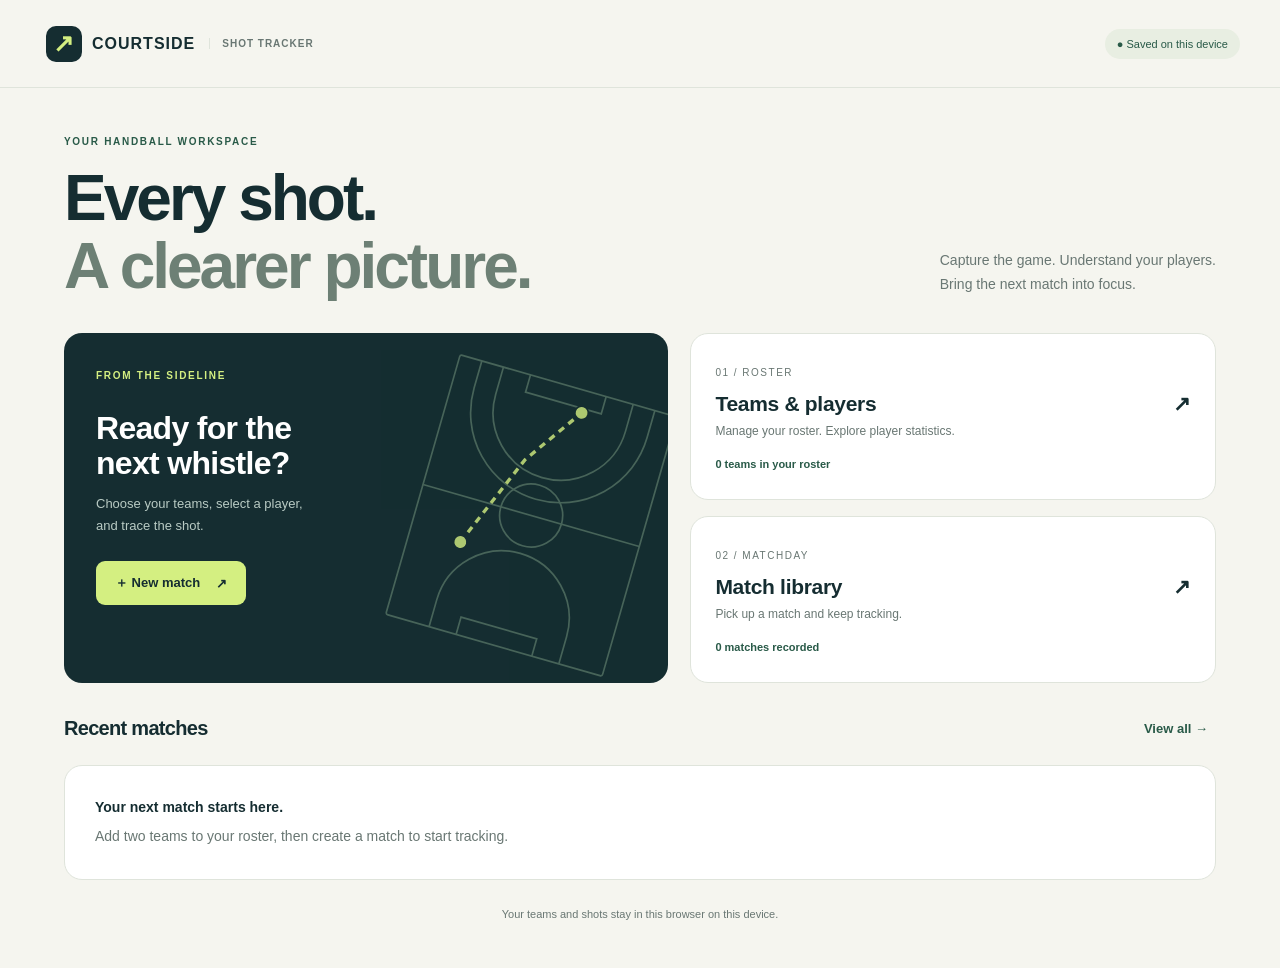
<file: index.html>
<!doctype html>
<html lang="en">
  <head>
    <title>Shot Tracker</title>
    <meta charset="UTF-8" />
    <meta
      name="viewport"
      content="width=device-width, initial-scale=1.0, viewport-fit=cover"
    />
    <meta name="theme-color" content="#152d31" />
    <link rel="manifest" href="manifest.json" />
    <link rel="apple-touch-icon" href="icons/icon192.png" />
    <script src="lib/dexie.js"></script>
    <link rel="stylesheet" href="styles.css" />
  </head>
  <body>
    <div class="app-bar">
      <button class="brand" onclick="showSection('menu-section')">
        <span class="brand-mark">↗</span> COURTSIDE
        <span class="brand-sub">SHOT TRACKER</span></button
      ><span class="local-badge">● Saved on this device</span>
    </div>
    <main>
      <section id="menu-section" class="section active">
        <div class="page-heading">
          <p class="eyebrow">YOUR HANDBALL WORKSPACE</p>
          <h1>Every shot.<br /><span>A clearer picture.</span></h1>
          <p class="lead">
            Capture the game. Understand your players.<br />Bring the next match
            into focus.
          </p>
        </div>
        <div class="home-layout">
          <div class="hero-card">
            <div>
              <span class="eyebrow">FROM THE SIDELINE</span>
              <h2>Ready for the<br />next whistle?</h2>
              <p>
                Choose your teams, select a player,<br />and trace the shot.
              </p>
              <button class="primary-btn" onclick="MenuManager.addMatch()">
                ＋ New match <span>↗</span>
              </button>
            </div>
            <svg class="court-art" viewBox="0 0 240 280" aria-hidden="true">
              <rect x="20" y="20" width="200" height="240" rx="2" />
              <path
                d="M20 140h200M85 20v16h70V20M60 20v25a60 60 0 0 0 120 0V20M40 20v25a80 80 0 0 0 160 0V20M60 260v-25a60 60 0 0 1 120 0v25M85 260v-16h70v16"
              />
              <circle cx="120" cy="140" r="28" />
              <path class="art-shot" d="M66 180l35-86 37-54" />
              <circle class="art-dot" cx="66" cy="180" r="6" />
              <circle class="art-dot" cx="138" cy="40" r="6" />
            </svg>
          </div>
          <div class="home-links">
            <button class="menu-item" onclick="showSection('teams-section')">
              <span class="card-icon">01 / ROSTER</span>
              <h3>Teams & players <span>↗</span></h3>
              <p>Manage your roster. Explore player statistics.</p>
              <span id="home-team-count" class="card-count"
                >Your team workspace</span
              ></button
            ><button class="menu-item" onclick="showSection('matches-section')">
              <span class="card-icon">02 / MATCHDAY</span>
              <h3>Match library <span>↗</span></h3>
              <p>Pick up a match and keep tracking.</p>
              <span id="home-match-count" class="card-count"
                >Your match workspace</span
              >
            </button>
          </div>
        </div>
        <div class="section-heading">
          <h2>Recent matches</h2>
          <button class="text-btn" onclick="showSection('matches-section')">
            View all →
          </button>
        </div>
        <div id="recent-matches" class="list-container"></div>
        <p class="device-note">
          Your teams and shots stay in this browser on this device.
        </p>
      </section>
      <!-- Teams Section -->
      <div id="teams-section" class="section">
        <div class="header">
          <button class="back-btn" onclick="showSection('menu-section')">
            ← Back
          </button>
          <h2>Teams & players</h2>
        </div>
        <div class="list-container" id="teams-list">
          <!-- Teams will be populated here -->
        </div>
      </div>

      <!-- Team Detail Section -->
      <div id="team-detail-section" class="section">
        <div class="header">
          <button class="back-btn" onclick="showSection('teams-section')">
            ← Back
          </button>
          <h2 id="team-detail-title">Team Details</h2>
          <button
            class="back-btn"
            style="background: #17a2b8; margin-left: auto"
            onclick="MenuManager.editCurrentTeam()"
          >
            Edit Team
          </button>
        </div>

        <p class="section-help">
          Select a player to explore their shot map and statistics.
        </p>
        <div class="player-grid" id="team-players-grid">
          <!-- Player buttons will be populated here -->
        </div>

        <div class="list-container" id="team-matches-list">
          <!-- Team matches will be populated here -->
        </div>
      </div>

      <!-- Match Registration Section -->
      <div id="match-registration-section" class="section">
        <div class="header">
          <button class="back-btn" onclick="goBackToTeamDetail()">
            ← Back
          </button>
          <h2 id="match-registration-title">Match Registration</h2>
        </div>

        <div class="tracking-layout">
          <aside class="roster-panel">
            <div class="section-heading">
              <h3>1. Select a player</h3>
              <span class="eyebrow">ROSTER</span>
            </div>
            <div class="player-grid" id="match-players-grid"></div>
            <p class="section-help">
              Choose a number, then tap the court to trace a shot.
            </p>
          </aside>
          <div class="court-panel">
            <div class="section-heading">
              <h3>2. Track the shot</h3>
              <button class="text-btn" onclick="ExportManager.open()">
                Export ↗
              </button>
            </div>
            <div id="shot-status" role="status" aria-live="polite">
              Select a player to start
            </div>
            <div class="shot-toolbar">
              <span>Shot type</span
              ><button
                id="penalty-btn"
                class="back-btn"
                onclick="togglePenalty()"
              >
                7m penalty</button
              ><button
                id="counter-btn"
                class="back-btn"
                onclick="toggleCounter()"
              >
                Fast break</button
              ><button class="text-btn" onclick="resetShot()">↶ Reset</button>
            </div>
            <div id="canvas-container"></div>
            <div class="court-legend">
              <span><i class="goal-dot"></i>Goal</span
              ><span><i class="miss-dot"></i>Save / miss</span
              ><span>Tap origin → trajectory → target</span>
            </div>
          </div>
        </div>
        <div id="match-shot-list-container" style="margin-top: 20px">
          <h3 style="margin-bottom: 10px">Player Shot History</h3>
          <div class="list-container" id="match-shot-list">
            <!-- Shot list will be populated here -->
          </div>
        </div>
      </div>

      <!-- Player Statistics Section -->
      <div id="player-stats-section" class="section">
        <div class="header">
          <button class="back-btn" onclick="goBackToTeamDetail()">
            ← Back
          </button>
          <h2 id="player-stats-title">Player Statistics</h2>
          <button class="primary-btn" onclick="ExportManager.open()">
            Export ↗
          </button>
        </div>

        <div class="stats-info" id="player-stats-info">
          <!-- Stats will be populated here -->
        </div>

        <details class="match-filters">
          <summary class="filter-title">
            Matches <span>Choose matches to compare</span>
          </summary>
          <div id="match-filters-list">
            <!-- Match filters will be populated here -->
          </div>
        </details>

        <div class="match-filters shot-filters">
          <div class="filter-title">Shot type</div>
          <div id="shot-type-filters-list">
            <div
              class="match-filter-item selected"
              onclick="toggleAllShotTypes()"
            >
              <input type="checkbox" checked />
              <span>All Shots</span>
            </div>
            <div
              class="match-filter-item"
              onclick="toggleShotTypeFilter('static')"
            >
              <input type="checkbox" />
              <span>Static Play</span>
            </div>
            <div
              class="match-filter-item"
              onclick="toggleShotTypeFilter('penalty')"
            >
              <input type="checkbox" />
              <span>Penalty (7m)</span>
            </div>
            <div
              class="match-filter-item"
              onclick="toggleShotTypeFilter('counter')"
            >
              <input type="checkbox" />
              <span>Counter Attack</span>
            </div>
          </div>
        </div>

        <div id="canvas-container-stats"></div>
      </div>

      <!-- All Matches Section -->
      <div id="matches-section" class="section">
        <div class="header">
          <button class="back-btn" onclick="showSection('menu-section')">
            ← Back
          </button>
          <h2>Match library</h2>
          <button class="primary-btn" onclick="MenuManager.addMatch()">
            ＋ New match
          </button>
        </div>
        <div class="list-container" id="all-matches-list">
          <!-- All matches will be populated here -->
        </div>
      </div>
    </main>
    <div id="toast" role="status" aria-live="polite" hidden></div>
    <script src="database.js"></script>
    <script src="canvas.js"></script>
    <script src="menu.js"></script>
    <script src="export.js"></script>
    <script src="shots.js"></script>
    <script>
      if ("serviceWorker" in navigator) {
        window.addEventListener("load", () => {
          navigator.serviceWorker
            .register("./sw.js")
            .then((registration) => {
              console.log("ServiceWorker registration successful");
            })
            .catch((err) => {
              console.log("ServiceWorker registration failed: ", err);
            });
        });
      }
    </script>
  </body>
</html>
</file>
<file: styles.css>
:root {
  --ink: #152d31;
  --muted: #697773;
  --paper: #f5f5ef;
  --line: #dfe4db;
  --accent: #d4ef81;
  --green: #295a48;
  --white: #fff;
  --radius: 18px;
  color-scheme: light;
  font-family:
    Inter,
    -apple-system,
    BlinkMacSystemFont,
    "Segoe UI",
    sans-serif;
  color: var(--ink);
  background: var(--paper);
}
* {
  box-sizing: border-box;
}
body {
  margin: 0;
}
button,
input,
select {
  font: inherit;
}
button {
  cursor: pointer;
}
button:disabled {
  cursor: not-allowed;
  opacity: 0.5;
}
button,
a,
input,
select,
summary,
[role="button"] {
  -webkit-tap-highlight-color: transparent;
}
button:focus-visible,
input:focus-visible,
select:focus-visible,
summary:focus-visible,
[role="button"]:focus-visible {
  outline: 3px solid #779b3f;
  outline-offset: 4px;
}
button {
  transition:
    background 0.15s,
    transform 0.15s;
}
button:hover {
  filter: brightness(0.96);
}
h1,
h2,
h3,
p {
  margin: 0;
}
h1 {
  font-size: clamp(38px, 5vw, 66px);
  letter-spacing: -3px;
  line-height: 1.06;
  font-weight: 650;
}
h2 {
  font-size: 24px;
  letter-spacing: -0.7px;
}
h3 {
  font-size: 17px;
  letter-spacing: -0.3px;
}
.app-bar {
  height: 88px;
  max-width: 1280px;
  margin: auto;
  padding: 0 40px;
  display: flex;
  justify-content: space-between;
  align-items: center;
  border-bottom: 1px solid var(--line);
}
.brand {
  border: 0;
  background: none;
  display: flex;
  align-items: center;
  gap: 10px;
  font-weight: 800;
  letter-spacing: 1px;
  color: var(--ink);
  font-size: 16px;
}
.brand-mark {
  display: grid;
  place-items: center;
  width: 36px;
  height: 36px;
  border-radius: 10px;
  background: var(--ink);
  color: var(--accent);
  font-size: 25px;
}
.brand-sub {
  font-size: 10px;
  color: var(--muted);
  border-left: 1px solid var(--line);
  padding-left: 12px;
  margin-left: 4px;
}
.local-badge {
  font-size: 11px;
  color: var(--green);
  background: #e8eee2;
  padding: 9px 12px;
  border-radius: 30px;
}
.section {
  display: none;
  max-width: 1200px;
  margin: auto;
  padding: 32px 24px 48px;
}
.section.active {
  display: block;
}
.page-heading {
  padding: 16px 0 32px;
}
.eyebrow {
  font-size: 10px;
  letter-spacing: 1.7px;
  font-weight: 750;
}
.page-heading .eyebrow {
  margin-bottom: 18px;
  color: var(--green);
}
h1 span {
  color: #6d8075;
}
.lead {
  color: var(--muted);
  font-size: 14px;
  line-height: 1.7;
  margin-top: 18px;
}
.home-layout {
  display: grid;
  grid-template-columns: 1.15fr 1fr;
  gap: 22px;
}
.hero-card {
  position: relative;
  overflow: hidden;
  background: var(--ink);
  border-radius: var(--radius);
  padding: 32px;
  color: white;
  min-height: 310px;
}
.hero-card > div {
  position: relative;
  z-index: 1;
}
.hero-card .eyebrow {
  color: var(--accent);
}
.hero-card h2 {
  font-size: 32px;
  margin: 28px 0 12px;
  line-height: 1.1;
}
.hero-card p {
  font-size: 13px;
  color: #b9cbc4;
  line-height: 1.7;
  margin-bottom: 24px;
}
.court-art {
  position: absolute;
  right: -20px;
  top: 25px;
  width: 52%;
  height: 90%;
  transform: rotate(16deg);
  fill: none;
  stroke: #547264;
  stroke-width: 1.5;
  opacity: 0.8;
}
.court-art .art-shot {
  stroke: var(--accent);
  stroke-width: 3;
  stroke-dasharray: 6 5;
}
.court-art .art-dot {
  fill: var(--accent);
  stroke: var(--ink);
}
.primary-btn,
.back-btn {
  display: inline-flex;
  align-items: center;
  justify-content: center;
  gap: 16px;
  min-height: 44px;
  padding: 11px 18px;
  border: 1px solid transparent;
  border-radius: 9px;
  font-weight: 650;
  font-size: 13px;
}
.primary-btn {
  background: var(--ink);
  color: white;
}
.hero-card .primary-btn {
  background: var(--accent);
  color: var(--ink);
}
.back-btn {
  background: #e8ede5 !important;
  color: var(--ink);
  border-color: var(--line) !important;
}
.text-btn {
  background: none;
  border: 0;
  color: var(--green);
  min-height: 44px;
  padding: 8px;
  font-weight: 650;
  font-size: 13px;
}
.home-links {
  display: grid;
  gap: 16px;
}
.menu-item {
  background: white;
  border: 1px solid var(--line);
  padding: 24px;
  border-radius: var(--radius);
  text-align: left;
  color: var(--ink);
}
.card-icon {
  color: var(--muted);
  font-size: 10px;
  letter-spacing: 1.5px;
}
.menu-item h3 {
  margin: 12px 0 8px;
  font-size: 21px;
  display: flex;
  justify-content: space-between;
}
.menu-item p {
  font-size: 12px;
  color: var(--muted);
}
.card-count {
  display: block;
  margin-top: 20px;
  font-size: 11px;
  font-weight: 650;
  color: var(--green);
}
.section-heading {
  display: flex;
  justify-content: space-between;
  align-items: center;
  gap: 12px;
  margin: 24px 0 14px;
}
.section-heading h2 {
  font-size: 20px;
}
.device-note {
  font-size: 11px;
  color: var(--muted);
  margin-top: 28px;
  text-align: center;
}
.header {
  display: flex;
  align-items: center;
  gap: 16px;
  margin-bottom: 28px;
  min-height: 48px;
}
.header h2 {
  flex: 1;
  overflow-wrap: anywhere;
}
.header .primary-btn {
  flex-shrink: 0;
}
.list-container {
  background: white;
  border: 1px solid var(--line);
  border-radius: var(--radius);
  overflow: hidden;
}
.list-item {
  display: flex;
  align-items: center;
  justify-content: space-between;
  gap: 16px;
  padding: 20px 22px;
  border-bottom: 1px solid var(--line);
  font-size: 14px;
  min-height: 68px;
  overflow-wrap: anywhere;
}
.list-item:last-child {
  border: 0;
}
.list-item[onclick] {
  cursor: pointer;
}
.list-item[onclick]:hover {
  background: #f0f4e9;
}
.list-item > div {
  min-width: 0;
}
.list-item > span:last-child {
  flex-shrink: 0;
  font-size: 11px;
}
.add-item {
  color: var(--green);
  background: #edf3e7;
  font-weight: 650;
}
.empty-state {
  padding: 30px;
  color: var(--muted);
  font-size: 14px;
  line-height: 1.7;
}
.empty-state strong {
  display: block;
  color: var(--ink);
  margin-bottom: 6px;
}
.section-help {
  color: var(--muted);
  font-size: 13px;
  line-height: 1.7;
  margin-bottom: 20px;
}
.player-grid {
  display: grid;
  grid-template-columns: repeat(auto-fill, minmax(64px, 1fr));
  gap: 10px;
  margin-bottom: 24px;
}
.player-btn {
  min-height: 48px;
  padding: 10px;
  border: 1px solid var(--line);
  border-radius: 10px;
  color: var(--ink);
  background: white;
  font-size: 18px;
  font-weight: 650;
}
.player-btn.selected {
  background: var(--ink);
  border-color: var(--ink);
  color: var(--accent);
}
.player-btn:hover {
  border-color: var(--green);
}
.tracking-layout {
  display: grid;
  grid-template-columns: 280px minmax(0, 1fr);
  gap: 28px;
  align-items: start;
}
.roster-panel,
.court-panel {
  min-width: 0;
}
.roster-panel .section-heading,
.court-panel .section-heading {
  margin-top: 0;
}
.team-switch {
  grid-column: 1/-1;
  background: #e9eee5;
  padding: 12px;
  border-radius: 10px;
  display: flex;
  flex-wrap: wrap;
  align-items: center;
  justify-content: space-between;
  gap: 4px;
  font-size: 13px;
  margin-bottom: 6px;
}
.team-switch strong {
  overflow-wrap: anywhere;
}
.team-switch button {
  font-size: 11px;
  text-align: left;
}
.court-panel {
  background: white;
  border: 1px solid var(--line);
  padding: 20px;
  border-radius: var(--radius);
}
#canvas-container,
#canvas-container-stats {
  width: 100%;
  max-width: 800px;
  margin: auto;
  border-radius: 12px;
  overflow: hidden;
  background: #e7e8df;
}
canvas {
  display: block;
  width: 100%;
  height: auto;
  touch-action: manipulation;
}
#canvas-container-stats {
  border: 1px solid var(--line);
}
#shot-status {
  font-size: 13px;
  min-height: 42px;
  padding: 12px;
  background: #edf3e7;
  border-radius: 8px;
  color: var(--green) !important;
  line-height: 1.5;
}
.shot-toolbar {
  display: flex;
  align-items: center;
  gap: 8px;
  flex-wrap: wrap;
  margin: 12px 0;
}
.shot-toolbar > span {
  font-size: 11px;
  color: var(--muted);
  margin-right: auto;
}
.shot-toolbar button {
  font-size: 11px;
  padding: 8px 10px;
}
.shot-toolbar button[aria-pressed="true"] {
  background: var(--ink) !important;
  color: var(--accent);
}
.court-legend {
  display: flex;
  gap: 16px;
  flex-wrap: wrap;
  color: var(--muted);
  font-size: 10px;
  margin-top: 14px;
}
.court-legend span {
  display: flex;
  align-items: center;
  gap: 5px;
}
.court-legend span:last-child {
  margin-left: auto;
}
.court-legend i {
  width: 7px;
  height: 7px;
  border-radius: 50%;
}
.goal-dot {
  background: green;
}
.miss-dot {
  background: #d73e42;
}
.stats-info {
  display: grid;
  grid-template-columns: repeat(4, minmax(0, 1fr));
  gap: 12px;
  margin-bottom: 24px;
}
.stat-item {
  padding: 20px;
  background: white;
  border: 1px solid var(--line);
  border-radius: 12px;
}
.stat-number {
  font-size: 32px;
  letter-spacing: -1px;
  font-weight: 650;
}
.stat-label {
  font-size: 11px;
  color: var(--muted);
  margin-top: 5px;
}
.stat-item:nth-child(4) {
  background: var(--ink);
  color: var(--accent);
}
.stat-item:nth-child(4) .stat-label {
  color: #c5d0c1;
}
.stat-item:nth-child(n + 5) {
  display: none;
}
.breakdown {
  grid-column: 1/-1;
  font-size: 12px;
  color: var(--muted);
  line-height: 1.8;
}
.match-filters {
  padding: 16px 20px;
  background: white;
  border: 1px solid var(--line);
  border-radius: 12px;
  margin-bottom: 14px;
}
.filter-title {
  font-weight: 650;
  font-size: 13px;
  cursor: pointer;
}
.filter-title span {
  font-weight: 400;
  font-size: 11px;
  color: var(--muted);
  margin-left: 12px;
}
#match-filters-list {
  margin-top: 16px;
  display: flex;
  gap: 8px;
  flex-wrap: wrap;
}
#shot-type-filters-list {
  display: flex;
  gap: 8px;
  flex-wrap: wrap;
}
.shot-filters {
  display: flex;
  gap: 16px;
  align-items: center;
  flex-wrap: wrap;
}
.match-filter-item {
  display: flex;
  align-items: center;
  gap: 7px;
  padding: 10px 12px;
  min-height: 44px;
  border: 1px solid var(--line);
  border-radius: 8px;
  font-size: 12px;
  cursor: pointer;
}
.match-filter-item.selected {
  background: #edf3df;
  border-color: #abc287;
  color: var(--green);
}
.match-filter-item input {
  accent-color: var(--green);
  width: 16px;
  height: 16px;
}
.match-filter-item input {
  pointer-events: none;
}
dialog {
  border: 1px solid var(--line);
  border-radius: 20px;
  padding: 28px;
  width: min(460px, calc(100% - 32px));
  max-height: 90dvh;
  color: var(--ink);
  box-shadow: 0 24px 100px #152d3126;
}
dialog::backdrop {
  background: #152d3180;
  backdrop-filter: blur(3px);
}
dialog h2 {
  margin-bottom: 8px;
}
dialog p {
  font-size: 13px;
  color: var(--muted);
  line-height: 1.6;
  margin-bottom: 20px;
}
dialog label {
  display: block;
  font-size: 12px;
  font-weight: 650;
  margin: 18px 0 8px;
}
dialog input,
dialog select {
  width: 100%;
  min-height: 46px;
  padding: 11px;
  border: 1px solid #cbd5c8;
  border-radius: 8px;
  background: white;
  color: var(--ink);
}
.modal-actions {
  display: flex;
  justify-content: flex-end;
  gap: 10px;
  margin-top: 24px;
}
.form-error {
  font-size: 12px;
  color: #b23232;
  margin-top: 14px;
}
.preview-roster {
  font-size: 12px;
  color: var(--muted);
  margin-top: 12px;
  line-height: 1.6;
}
#toast {
  position: fixed;
  bottom: 24px;
  left: 50%;
  transform: translateX(-50%);
  background: var(--ink);
  color: white;
  border-radius: 12px;
  padding: 14px 20px;
  font-size: 13px;
  z-index: 3000;
  max-width: 90vw;
}
@media (min-width: 1000px) {
  .page-heading {
    position: relative;
  }
  .page-heading .lead {
    position: absolute;
    right: 0;
    bottom: 36px;
  }
  .hero-card {
    min-height: 350px;
  }
}
@media (max-width: 700px) {
  .app-bar {
    height: 72px;
    padding: 0 18px;
  }
  .brand {
    font-size: 13px;
    gap: 8px;
  }
  .brand-sub {
    display: none;
  }
  .local-badge {
    font-size: 9px;
    padding: 7px 9px;
  }
  .section {
    padding: 24px 18px 36px;
  }
  .page-heading {
    padding: 8px 0 26px;
  }
  h1 {
    letter-spacing: -1.8px;
  }
  .home-layout {
    grid-template-columns: 1fr;
    gap: 14px;
  }
  .hero-card {
    padding: 26px;
    min-height: 300px;
  }
  .home-links {
    grid-template-columns: 1fr 1fr;
    gap: 10px;
  }
  .menu-item {
    padding: 18px 14px;
  }
  .menu-item h3 {
    font-size: 16px;
    gap: 4px;
  }
  .menu-item p {
    font-size: 11px;
    line-height: 1.6;
  }
  .card-icon {
    font-size: 8px;
  }
  .card-count {
    font-size: 10px;
    margin-top: 14px;
  }
  .header {
    flex-wrap: wrap;
    gap: 10px;
    margin-bottom: 22px;
  }
  .header h2 {
    font-size: 20px;
  }
  .header .primary-btn {
    padding: 10px 12px;
  }
  .tracking-layout {
    grid-template-columns: 1fr;
    gap: 12px;
  }
  .roster-panel .section-help {
    display: none;
  }
  #match-players-grid {
    grid-template-columns: repeat(6, 1fr);
    gap: 6px;
    margin-bottom: 6px;
  }
  .player-btn {
    min-height: 44px;
    padding: 8px;
    font-size: 16px;
  }
  .team-switch {
    margin-bottom: 0;
    padding: 8px 12px;
  }
  .court-panel {
    padding: 12px;
    border-radius: 14px;
  }
  .section-heading h3 {
    font-size: 14px;
  }
  .section-heading .eyebrow {
    font-size: 8px;
  }
  .stats-info {
    gap: 7px;
  }
  .stat-item {
    padding: 14px 10px;
  }
  .stat-number {
    font-size: 26px;
  }
  .stat-label {
    font-size: 9px;
  }
  .list-item {
    padding: 17px 14px;
    gap: 8px;
  }
  .list-item > span:last-child {
    font-size: 10px;
  }
  .filter-title span {
    display: block;
    margin: 6px 0 0 14px;
  }
  .court-legend {
    gap: 10px;
  }
  .court-legend span:last-child {
    margin-left: 0;
  }
  .shot-toolbar {
    gap: 5px;
  }
  .shot-toolbar > span {
    display: none;
  }
}
@media (prefers-reduced-motion: reduce) {
  * {
    transition: none !important;
    scroll-behavior: auto !important;
  }
}
body.exporting {
  overflow: hidden;
}
.export-overlay {
  position: fixed;
  inset: 0;
  z-index: 2000;
  width: 100%;
  height: 100dvh;
  background: var(--paper);
  overflow: hidden;
}
.export-canvas {
  width: 100%;
  height: 100%;
  object-fit: contain;
}
.export-controls {
  position: absolute;
  bottom: max(16px, env(safe-area-inset-bottom));
  left: 50%;
  transform: translateX(-50%);
  padding: 14px;
  background: #fffef5f5;
  border: 1px solid var(--line);
  border-radius: 16px;
  box-shadow: 0 10px 60px #152d3133;
  width: max-content;
  max-width: calc(100% - 24px);
}
.export-controls p {
  font-size: 11px;
  color: var(--muted);
  line-height: 1.5;
  margin-bottom: 10px;
  text-align: center;
}
.export-controls > div {
  display: flex;
  gap: 6px;
  justify-content: center;
  flex-wrap: wrap;
}
.export-controls button {
  font-size: 11px;
  padding: 9px 12px;
  min-height: 44px;
}
.controls-hidden .export-controls {
  visibility: hidden;
  pointer-events: none;
}
.exporting #toast {
  display: none;
}

[hidden] {
  display: none !important;
}
</file>
